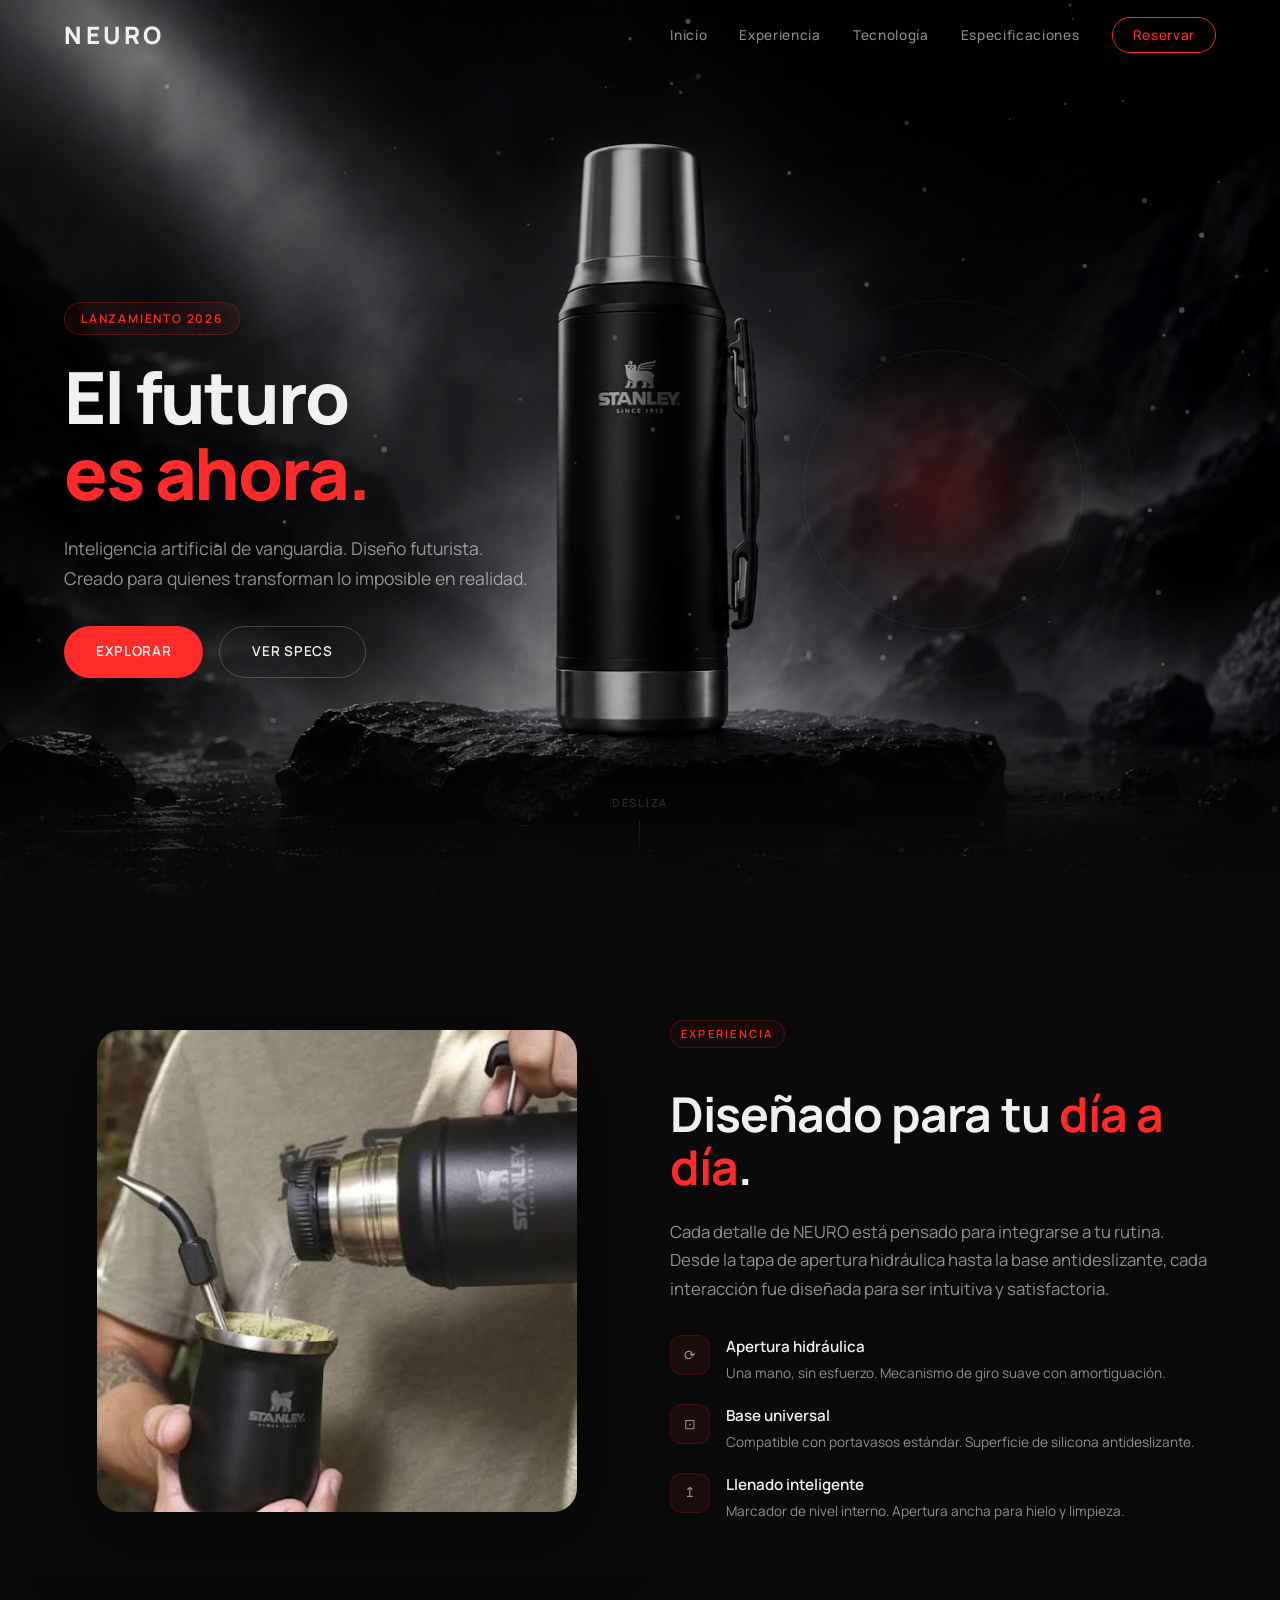
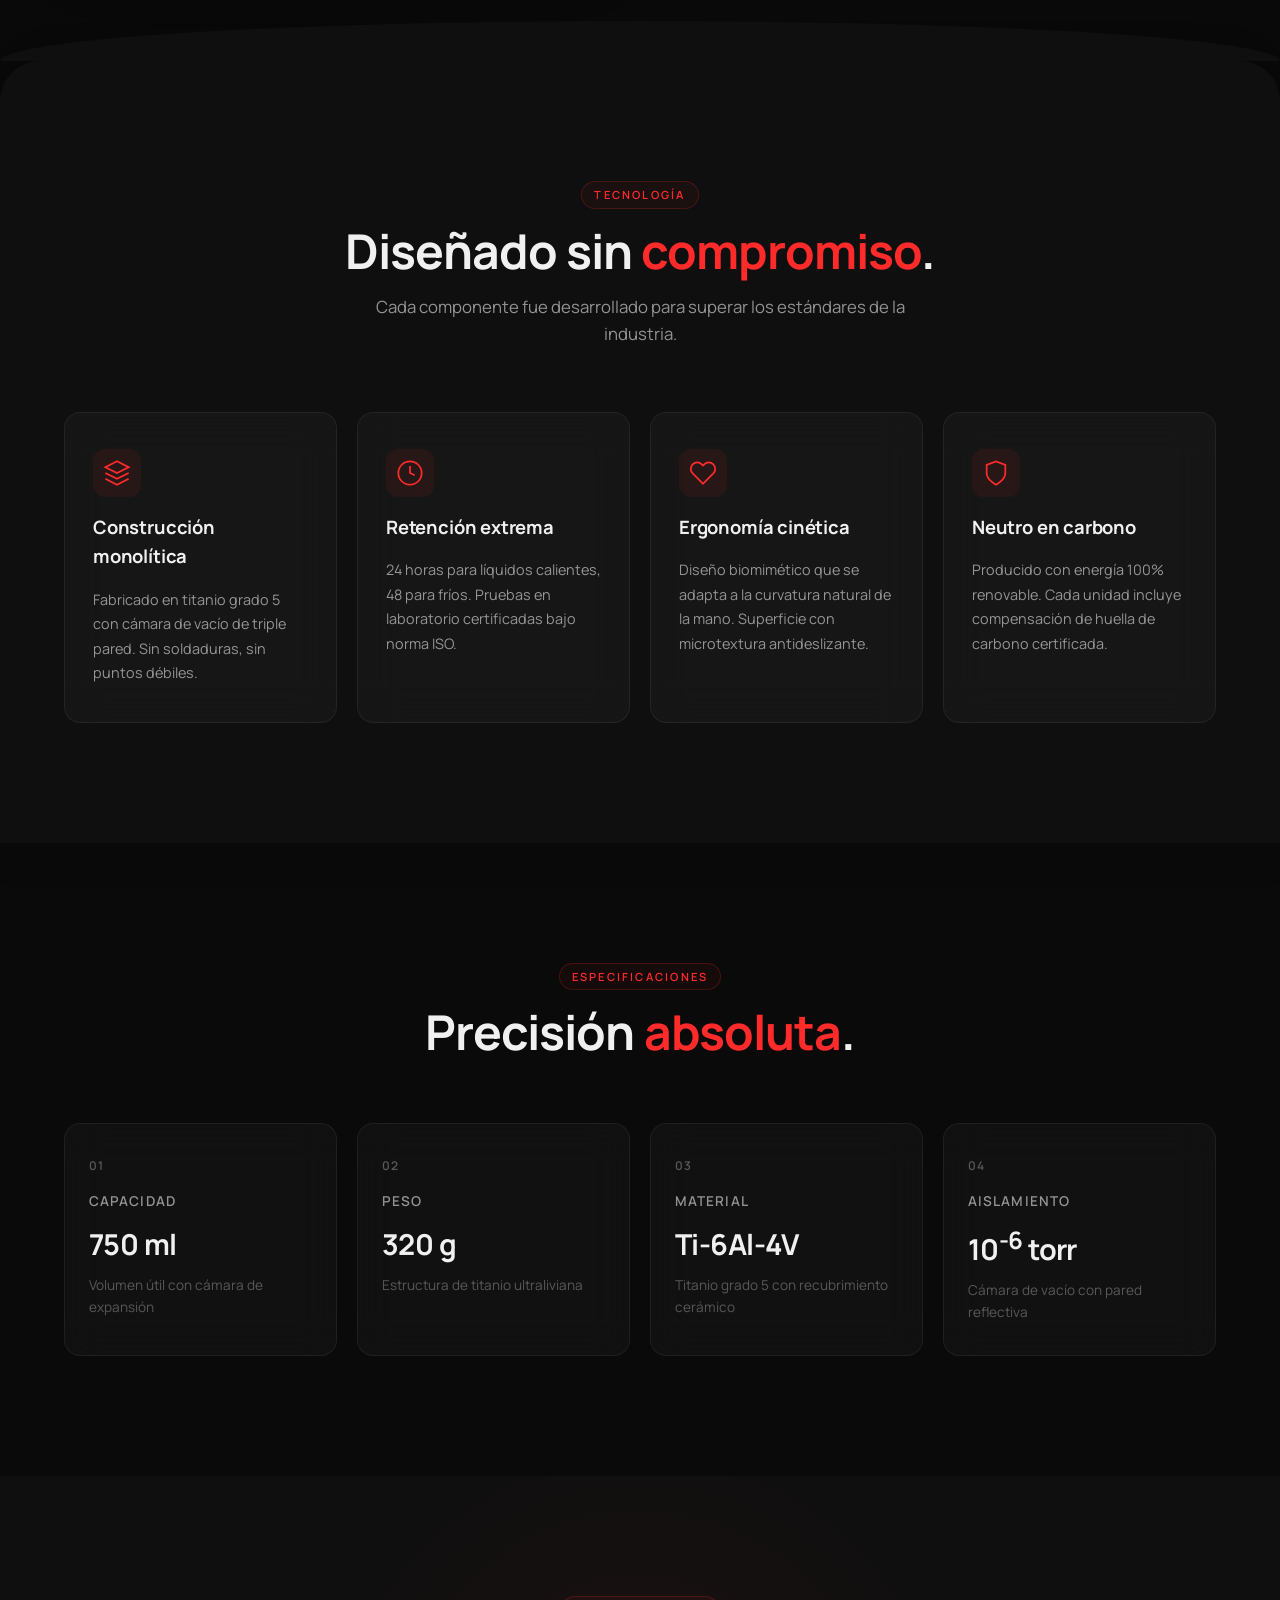
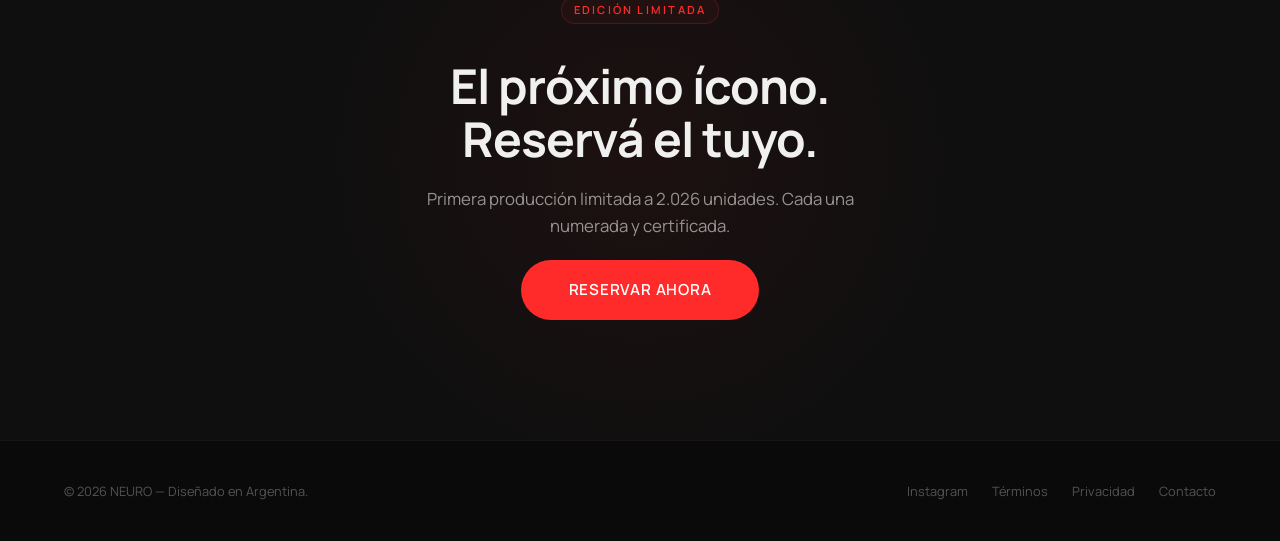
<file: index.html>
<!DOCTYPE html>
<html lang="es">
<head>
    <meta charset="utf-8" />
    <meta name="viewport" content="width=device-width, initial-scale=1, shrink-to-fit=no" />
    <title>NEURO · Futuro en cada trago</title>
    <link rel="icon" type="image/x-icon" href="assets/favicon.ico" />

    <!-- Google Fonts: tipografía moderna similar a Porsche/Tesla -->
    <link rel="preconnect" href="https://fonts.googleapis.com" />
    <link rel="preconnect" href="https://fonts.gstatic.com" crossorigin />
    <link href="https://fonts.googleapis.com/css2?family=Manrope:wght@200;300;400;500;600;700;800&display=swap" rel="stylesheet" />

    <!-- Estilos CSS -->
    <link href="css/styles.css?v=5" rel="stylesheet" />
</head>
<body>

    <!-- ============================================================
    NAVBAR — Glassmorphism con blur y borde sutil
    ============================================================ -->
    <nav class="navbar" id="navbar">
        <div class="nav-container">
            <a class="nav-logo" href="#">NEURO</a>
            <ul class="nav-links">
                <li><a href="#hero">Inicio</a></li>
                <li><a href="#uso">Experiencia</a></li>
                <li><a href="#features">Tecnología</a></li>
                <li><a href="#specs">Especificaciones</a></li>
                <li><a href="#cta" class="nav-cta">Reservar</a></li>
            </ul>
            <!-- Hamburger para mobile -->
            <button class="hamburger" id="hamburger" aria-label="Menú">
                <span></span><span></span><span></span>
            </button>
        </div>
    </nav>

    <!-- ============================================================
    HERO — Imagen de fondo fullscreen + contenido superpuesto
    ============================================================ -->
    <section class="hero" id="hero">
        <!-- Imagen de fondo -->
        <div class="hero-bg">
            <img src="assets/img/gpt.png" alt="NEURO GPT Visual" />
        </div>

        <!-- Overlay oscuro para legibilidad -->
        <div class="hero-overlay"></div>

        <!-- Partículas de fondo (canvas) -->
        <canvas id="particles-canvas"></canvas>

        <div class="hero-inner">
            <!-- Lado izquierdo: texto -->
            <div class="hero-text">
                <span class="hero-badge" data-reveal>Lanzamiento 2026</span>
                <h1 data-reveal>
                    El futuro<br/>
                    <span class="text-accent">es ahora.</span>
                </h1>
                <p data-reveal>
                    Inteligencia artificial de vanguardia. Diseño futurista.
                    Creado para quienes transforman lo imposible en realidad.
                </p>
                <div class="hero-actions" data-reveal>
                    <a href="#features" class="btn-primary">Explorar</a>
                    <a href="#specs" class="btn-outline">Ver specs</a>
                </div>
            </div>

            <!-- Lado derecho: escena decorativa 3D sutil -->
            <div class="hero-scene" id="hero-scene">
                <div class="scene-3d" id="scene-3d">
                    <div class="scene-glow"></div>
                    <div class="scene-ring ring-1"></div>
                    <div class="scene-ring ring-2"></div>
                    <div class="scene-reflection"></div>
                </div>
            </div>
        </div>

        <!-- Scroll indicator -->
        <div class="scroll-indicator">
            <span>Desliza</span>
            <div class="scroll-line"></div>
        </div>
    </section>

    <!-- ============================================================
    USO — Cómo usar NEURO
    ============================================================ -->
    <section class="uso" id="uso">
        <div class="container">
            <div class="uso-grid">
                <div class="uso-image" data-reveal>
                    <img src="assets/img/uso termo.jpeg" alt="NEURO — Modo de uso" />
                    <div class="uso-image-glow"></div>
                </div>
                <div class="uso-content" data-reveal>
                    <span class="section-tag">Experiencia</span>
                    <h2>Diseñado para tu <span class="text-accent">día a día</span>.</h2>
                    <p class="uso-desc">
                        Cada detalle de NEURO está pensado para integrarse a tu rutina. 
                        Desde la tapa de apertura hidráulica hasta la base antideslizante, 
                        cada interacción fue diseñada para ser intuitiva y satisfactoria.
                    </p>
                    <ul class="uso-list">
                        <li>
                            <span class="uso-list-icon">⟳</span>
                            <div>
                                <strong>Apertura hidráulica</strong>
                                <span>Una mano, sin esfuerzo. Mecanismo de giro suave con amortiguación.</span>
                            </div>
                        </li>
                        <li>
                            <span class="uso-list-icon">⊡</span>
                            <div>
                                <strong>Base universal</strong>
                                <span>Compatible con portavasos estándar. Superficie de silicona antideslizante.</span>
                            </div>
                        </li>
                        <li>
                            <span class="uso-list-icon">↥</span>
                            <div>
                                <strong>Llenado inteligente</strong>
                                <span>Marcador de nivel interno. Apertura ancha para hielo y limpieza.</span>
                            </div>
                        </li>
                    </ul>
                </div>
            </div>
        </div>
    </section>

    <!-- ============================================================
    FEATURES — Tarjetas con glassmorphism y reveal al hacer scroll
    ============================================================ -->
    <section class="features" id="features">
        <div class="container">
            <div class="section-header" data-reveal>
                <span class="section-tag">Tecnología</span>
                <h2>Diseñado sin <span class="text-accent">compromiso</span>.</h2>
                <p>Cada componente fue desarrollado para superar los estándares de la industria.</p>
            </div>

            <div class="features-grid">
                <div class="feature-card glass" data-reveal data-delay="0">
                    <div class="feature-icon">
                        <svg width="28" height="28" viewBox="0 0 24 24" fill="none" stroke="currentColor" stroke-width="1.5"><path d="M12 2L2 7l10 5 10-5-10-5z"/><path d="M2 17l10 5 10-5"/><path d="M2 12l10 5 10-5"/></svg>
                    </div>
                    <h3>Construcción monolítica</h3>
                    <p>Fabricado en titanio grado 5 con cámara de vacío de triple pared. Sin soldaduras, sin puntos débiles.</p>
                </div>

                <div class="feature-card glass" data-reveal data-delay="100">
                    <div class="feature-icon">
                        <svg width="28" height="28" viewBox="0 0 24 24" fill="none" stroke="currentColor" stroke-width="1.5"><circle cx="12" cy="12" r="10"/><path d="M12 6v6l4 2"/></svg>
                    </div>
                    <h3>Retención extrema</h3>
                    <p>24 horas para líquidos calientes, 48 para fríos. Pruebas en laboratorio certificadas bajo norma ISO.</p>
                </div>

                <div class="feature-card glass" data-reveal data-delay="200">
                    <div class="feature-icon">
                        <svg width="28" height="28" viewBox="0 0 24 24" fill="none" stroke="currentColor" stroke-width="1.5"><path d="M20.84 4.61a5.5 5.5 0 0 0-7.78 0L12 5.67l-1.06-1.06a5.5 5.5 0 0 0-7.78 7.78l1.06 1.06L12 21.23l7.78-7.78 1.06-1.06a5.5 5.5 0 0 0 0-7.78z"/></svg>
                    </div>
                    <h3>Ergonomía cinética</h3>
                    <p>Diseño biomimético que se adapta a la curvatura natural de la mano. Superficie con microtextura antideslizante.</p>
                </div>

                <div class="feature-card glass" data-reveal data-delay="300">
                    <div class="feature-icon">
                        <svg width="28" height="28" viewBox="0 0 24 24" fill="none" stroke="currentColor" stroke-width="1.5"><path d="M12 22s8-4 8-10V5l-8-3-8 3v7c0 6 8 10 8 10z"/></svg>
                    </div>
                    <h3>Neutro en carbono</h3>
                    <p>Producido con energía 100% renovable. Cada unidad incluye compensación de huella de carbono certificada.</p>
                </div>
            </div>
        </div>
    </section>

    <!-- ============================================================
    SPECS — Sección de especificaciones con diseño de datos
    ============================================================ -->
    <section class="specs" id="specs">
        <div class="container">
            <div class="section-header" data-reveal>
                <span class="section-tag">Especificaciones</span>
                <h2>Precisión <span class="text-accent">absoluta</span>.</h2>
            </div>

            <div class="specs-grid">
                <div class="spec-card glass" data-reveal>
                    <span class="spec-number">01</span>
                    <h4>Capacidad</h4>
                    <p class="spec-value-lg">750 ml</p>
                    <p class="spec-desc">Volumen útil con cámara de expansión</p>
                </div>
                <div class="spec-card glass" data-reveal>
                    <span class="spec-number">02</span>
                    <h4>Peso</h4>
                    <p class="spec-value-lg">320 g</p>
                    <p class="spec-desc">Estructura de titanio ultraliviana</p>
                </div>
                <div class="spec-card glass" data-reveal>
                    <span class="spec-number">03</span>
                    <h4>Material</h4>
                    <p class="spec-value-lg">Ti-6Al-4V</p>
                    <p class="spec-desc">Titanio grado 5 con recubrimiento cerámico</p>
                </div>
                <div class="spec-card glass" data-reveal>
                    <span class="spec-number">04</span>
                    <h4>Aislamiento</h4>
                    <p class="spec-value-lg">10<sup>-6</sup> torr</p>
                    <p class="spec-desc">Cámara de vacío con pared reflectiva</p>
                </div>
            </div>
        </div>
    </section>

    <!-- ============================================================
    CTA — Llamado a la acción final con efecto parallax
    ============================================================ -->
    <section class="cta" id="cta">
        <div class="cta-bg-overlay"></div>
        <div class="container cta-content" data-reveal>
            <span class="section-tag">Edición limitada</span>
            <h2>El próximo ícono.<br/>Reservá el tuyo.</h2>
            <p>Primera producción limitada a 2.026 unidades. Cada una numerada y certificada.</p>
            <a href="#" class="btn-primary btn-large">Reservar ahora</a>
        </div>
    </section>

    <!-- ============================================================
    FOOTER
    ============================================================ -->
    <footer class="footer">
        <div class="container footer-content">
            <p class="footer-copy">© 2026 NEURO — Diseñado en Argentina.</p>
            <div class="footer-links">
                <a href="#">Instagram</a>
                <a href="#">Términos</a>
                <a href="#">Privacidad</a>
                <a href="#">Contacto</a>
            </div>
        </div>
    </footer>

    <!-- JavaScript -->
    <script src="js/scripts.js"></script>
</body>
</html>
</file>
<file: css/styles.css>
/* ============================================================
   NEURO — Futuristic Premium Landing Page
   Tema oscuro cinematográfico con acento rojo (#ff2a2a)
   Inspirado en diseño de vehículos de lujo (Porsche, Tesla, Apple)
   ============================================================ */

/* --- Variables / Design System --- */
:root {
    --color-bg: #0a0a0a;
    --color-bg-alt: #0f0f0f;
    --color-surface: rgba(255, 255, 255, 0.04);
    --color-surface-hover: rgba(255, 255, 255, 0.08);
    --color-border: rgba(255, 255, 255, 0.08);
    --color-border-hover: rgba(255, 255, 255, 0.15);
    --color-text: #f0f0f0;
    --color-text-secondary: rgba(255, 255, 255, 0.55);
    --color-text-muted: rgba(255, 255, 255, 0.3);
    --color-accent: #ff2a2a;
    --color-accent-glow: rgba(255, 42, 42, 0.3);
    --color-accent-subtle: rgba(255, 42, 42, 0.1);

    --font-primary: 'Manrope', -apple-system, BlinkMacSystemFont, 'Segoe UI', sans-serif;

    --glass-bg: rgba(255, 255, 255, 0.03);
    --glass-border: rgba(255, 255, 255, 0.06);
    --glass-blur: 20px;

    --transition-smooth: cubic-bezier(0.23, 1, 0.32, 1);
    --transition-bounce: cubic-bezier(0.34, 1.56, 0.64, 1);

    --section-padding: 120px 0;
    --container-width: 1200px;
}

/* ============================================================
   RESET & BASE
   ============================================================ */
*, *::before, *::after {
    margin: 0;
    padding: 0;
    box-sizing: border-box;
}

html {
    scroll-behavior: smooth;
    -webkit-font-smoothing: antialiased;
    -moz-osx-font-smoothing: grayscale;
}

body {
    font-family: var(--font-primary);
    background: var(--color-bg);
    color: var(--color-text);
    line-height: 1.6;
    overflow-x: hidden;
}

img {
    max-width: 100%;
    height: auto;
    display: block;
}

a {
    color: inherit;
    text-decoration: none;
}

ul {
    list-style: none;
}

.container {
    width: 100%;
    max-width: var(--container-width);
    margin: 0 auto;
    padding: 0 24px;
}

::selection {
    background: var(--color-accent);
    color: #fff;
}

::-webkit-scrollbar { width: 6px; }
::-webkit-scrollbar-track { background: var(--color-bg); }
::-webkit-scrollbar-thumb { background: rgba(255,255,255,0.15); border-radius: 3px; }
::-webkit-scrollbar-thumb:hover { background: rgba(255,255,255,0.25); }

/* --- Utilities --- */
.text-accent { color: var(--color-accent); }

.glass {
    background: var(--glass-bg);
    backdrop-filter: blur(var(--glass-blur));
    -webkit-backdrop-filter: blur(var(--glass-blur));
    border: 1px solid var(--glass-border);
    border-radius: 16px;
}

/* ============================================================
   NAVBAR
   ============================================================ */
.navbar {
    position: fixed;
    top: 0; left: 0; right: 0;
    z-index: 1000;
    padding: 16px 0;
    transition: all 0.4s var(--transition-smooth);
}
.navbar.scrolled {
    background: rgba(10,10,10,0.8);
    backdrop-filter: blur(24px);
    -webkit-backdrop-filter: blur(24px);
    border-bottom: 1px solid rgba(255,255,255,0.05);
    padding: 10px 0;
}
.nav-container {
    max-width: var(--container-width);
    margin: 0 auto;
    padding: 0 24px;
    display: flex;
    align-items: center;
    justify-content: space-between;
}
.nav-logo {
    font-size: 1.5rem;
    font-weight: 800;
    letter-spacing: 0.15em;
    text-transform: uppercase;
    color: var(--color-text);
    transition: color 0.3s ease;
}
.nav-logo:hover { color: var(--color-accent); }
.nav-links {
    display: flex;
    align-items: center;
    gap: 32px;
}
.nav-links a {
    font-size: 0.85rem;
    font-weight: 500;
    letter-spacing: 0.05em;
    color: var(--color-text-secondary);
    transition: color 0.3s ease;
    position: relative;
}
.nav-links a::after {
    content: '';
    position: absolute;
    bottom: -4px; left: 0;
    width: 0; height: 1px;
    background: var(--color-accent);
    transition: width 0.3s var(--transition-smooth);
}
.nav-links a:hover { color: var(--color-text); }
.nav-links a:hover::after { width: 100%; }
.nav-cta {
    padding: 8px 20px !important;
    border: 1px solid var(--color-accent);
    border-radius: 100px;
    color: var(--color-accent) !important;
    transition: all 0.3s ease !important;
}
.nav-cta::after { display: none !important; }
.nav-cta:hover {
    background: var(--color-accent);
    color: #fff !important;
}
.hamburger {
    display: none;
    flex-direction: column;
    gap: 5px;
    background: none;
    border: none;
    cursor: pointer;
    padding: 4px;
    z-index: 1001;
}
.hamburger span {
    display: block;
    width: 24px; height: 2px;
    background: var(--color-text);
    border-radius: 2px;
    transition: all 0.3s var(--transition-smooth);
}
.hamburger.active span:nth-child(1) { transform: rotate(45deg) translate(5px,5px); }
.hamburger.active span:nth-child(2) { opacity: 0; }
.hamburger.active span:nth-child(3) { transform: rotate(-45deg) translate(5px,-5px); }

/* ============================================================
   HERO — Imagen de fondo fullscreen + contenido superpuesto
   ============================================================ */
.hero {
    position: relative;
    min-height: 100vh;
    display: flex;
    align-items: center;
    overflow: hidden;
    background: var(--color-bg);
    padding-top: 80px;
}
/* Imagen de fondo que cubre todo el hero */
.hero-bg {
    position: absolute;
    top: 0; left: 0;
    width: 100%; height: 100%;
    z-index: 0;
    background: radial-gradient(ellipse at center, #1a0a0a 0%, #050505 70%);
    display: flex;
    align-items: center;
    justify-content: center;
}
.hero-bg img {
    width: 100%;
    height: 100%;
    object-fit: cover;
    object-position: center center;
    will-change: transform;
    opacity: 0.9;
}
/* Fade inferior del hero para transición suave a la siguiente sección */
.hero::after {
    content: '';
    position: absolute;
    bottom: 0; left: 0;
    width: 100%; height: 180px;
    background: linear-gradient(to bottom, transparent 0%, var(--color-bg) 100%);
    z-index: 3;
    pointer-events: none;
}

/* Overlay oscuro para legibilidad del texto */
.hero-overlay {
    position: absolute;
    top: 0; left: 0;
    width: 100%; height: 100%;
    background: linear-gradient(
        to right,
        rgba(0, 0, 0, 0.4) 0%,
        rgba(0, 0, 0, 0.2) 40%,
        rgba(0, 0, 0, 0.05) 100%
    );
    z-index: 1;
    pointer-events: none;
}

@media (max-width: 768px) {
    .hero-overlay {
        background: linear-gradient(
            to bottom,
            rgba(0, 0, 0, 0.2) 0%,
            rgba(0, 0, 0, 0.3) 50%,
            rgba(0, 0, 0, 0.4) 100%
        );
    }
}

#particles-canvas {
    position: absolute;
    top: 0; left: 0;
    width: 100%; height: 100%;
    pointer-events: none; z-index: 2;
    opacity: 0.5;
}
.hero-inner {
    position: relative; z-index: 3;
    max-width: var(--container-width);
    margin: 0 auto; padding: 0 24px;
    display: grid;
    grid-template-columns: 1fr 1fr;
    gap: 60px;
    align-items: center;
    width: 100%;
    transform-style: preserve-3d;
    will-change: transform;
}
.hero-text {
    display: flex;
    flex-direction: column;
    gap: 24px;
}
.hero-badge {
    display: inline-flex;
    align-items: center;
    gap: 8px;
    font-size: 0.75rem;
    font-weight: 600;
    letter-spacing: 0.15em;
    text-transform: uppercase;
    color: var(--color-accent);
    padding: 6px 16px;
    border: 1px solid rgba(255,42,42,0.25);
    border-radius: 100px;
    background: rgba(255,42,42,0.06);
    width: fit-content;
}
.hero-text h1 {
    font-size: clamp(2.8rem, 6vw, 4.5rem);
    font-weight: 800;
    line-height: 1.05;
    letter-spacing: -0.03em;
}
.hero-text p {
    font-size: 1.1rem;
    color: var(--color-text-secondary);
    max-width: 480px;
    line-height: 1.7;
    font-weight: 400;
}
.hero-actions {
    display: flex;
    gap: 16px;
    margin-top: 8px;
}

/* --- Buttons --- */
.btn-primary {
    display: inline-flex;
    align-items: center;
    justify-content: center;
    padding: 14px 32px;
    font-family: var(--font-primary);
    font-size: 0.85rem;
    font-weight: 600;
    letter-spacing: 0.05em;
    text-transform: uppercase;
    color: #fff;
    background: var(--color-accent);
    border: none;
    border-radius: 100px;
    cursor: pointer;
    transition: all 0.3s var(--transition-smooth);
    position: relative;
    overflow: hidden;
}
.btn-primary::before {
    content: '';
    position: absolute;
    top: 0; left: -100%;
    width: 100%; height: 100%;
    background: linear-gradient(90deg, transparent, rgba(255,255,255,0.15), transparent);
    transition: left 0.5s ease;
}
.btn-primary:hover::before { left: 100%; }
.btn-primary:hover {
    transform: translateY(-2px);
    box-shadow: 0 8px 30px rgba(255,42,42,0.35);
}
.btn-outline {
    display: inline-flex;
    align-items: center;
    justify-content: center;
    padding: 14px 32px;
    font-family: var(--font-primary);
    font-size: 0.85rem;
    font-weight: 600;
    letter-spacing: 0.05em;
    text-transform: uppercase;
    color: var(--color-text);
    background: transparent;
    border: 1px solid rgba(255,255,255,0.2);
    border-radius: 100px;
    cursor: pointer;
    transition: all 0.3s var(--transition-smooth);
}
.btn-outline:hover {
    border-color: var(--color-text);
    transform: translateY(-2px);
}
.btn-large {
    padding: 18px 48px;
    font-size: 0.95rem;
}

/* --- Hero 3D Scene --- */
.hero-scene {
    position: relative;
    display: flex;
    align-items: center;
    justify-content: center;
    perspective: 1200px;
    min-height: 500px;
}
.scene-3d {
    position: relative;
    width: 100%; height: 100%;
    display: flex;
    align-items: center;
    justify-content: center;
    transform-style: preserve-3d;
    transition: transform 0.1s ease-out;
    will-change: transform;
}
.scene-glow {
    position: absolute;
    width: 300px; height: 300px;
    border-radius: 50%;
    background: radial-gradient(circle, rgba(255,42,42,0.2) 0%, rgba(255,42,42,0.05) 40%, transparent 70%);
    animation: glow-pulse 3s ease-in-out infinite;
    transform: translateZ(-20px);
}
@keyframes glow-pulse {
    0%, 100% { transform: translateZ(-20px) scale(1); opacity: 0.8; }
    50% { transform: translateZ(-20px) scale(1.15); opacity: 1; }
}
.scene-ring {
    position: absolute;
    border: 1px solid rgba(255,42,42,0.1);
    border-radius: 50%;
    animation: ring-rotate 20s linear infinite;
    transform-style: preserve-3d;
}
.ring-1 { width: 380px; height: 380px; animation-duration: 25s; }
.ring-2 { width: 280px; height: 280px; animation-duration: 18s; animation-direction: reverse; border-color: rgba(255,255,255,0.06); }
@keyframes ring-rotate {
    from { transform: rotateX(75deg) rotateZ(0deg); }
    to { transform: rotateX(75deg) rotateZ(360deg); }
}
.scene-product {
    position: relative; z-index: 2;
    width: 280px; height: auto;
    transform: translateZ(40px);
    animation: float-product 4s ease-in-out infinite;
    filter: drop-shadow(0 20px 60px rgba(255,42,42,0.2));
    transition: transform 0.3s var(--transition-bounce);
}
.scene-product img {
    width: 100%; height: auto;
    border-radius: 12px;
}
@keyframes float-product {
    0%, 100% { transform: translateZ(40px) translateY(0px); }
    50% { transform: translateZ(40px) translateY(-12px); }
}
.scene-product:hover {
    transform: translateZ(60px) scale(1.03);
}
.scene-reflection {
    position: absolute;
    bottom: -20px;
    width: 200px; height: 40px;
    background: radial-gradient(ellipse at center, rgba(255,42,42,0.15) 0%, transparent 70%);
    transform: translateZ(-10px) rotateX(90deg);
    animation: reflection-pulse 4s ease-in-out infinite;
}
@keyframes reflection-pulse {
    0%, 100% { opacity: 0.6; transform: translateZ(-10px) rotateX(90deg) scale(1); }
    50% { opacity: 1; transform: translateZ(-10px) rotateX(90deg) scale(1.1); }
}
.scene-specs {
    position: absolute;
    top: 0; left: 0;
    width: 100%; height: 100%;
    pointer-events: none; z-index: 3;
}
.spec-chip {
    position: absolute;
    display: flex;
    flex-direction: column;
    align-items: center;
    padding: 8px 14px;
    background: rgba(10,10,10,0.7);
    backdrop-filter: blur(12px);
    -webkit-backdrop-filter: blur(12px);
    border: 1px solid rgba(255,255,255,0.08);
    border-radius: 12px;
    animation: chip-float 5s ease-in-out infinite;
    pointer-events: auto;
    transition: all 0.3s ease;
}
.spec-chip:hover {
    border-color: var(--color-accent);
    background: rgba(255,42,42,0.1);
}
.spec-chip:nth-child(1) { top: 10%; right: 5%; animation-delay: 0s; }
.spec-chip:nth-child(2) { bottom: 20%; left: 0%; animation-delay: 1.5s; }
.spec-chip:nth-child(3) { top: 40%; right: -5%; animation-delay: 3s; }
@keyframes chip-float {
    0%, 100% { transform: translateY(0px); }
    50% { transform: translateY(-8px); }
}
.chip-value {
    font-size: 1rem;
    font-weight: 700;
    color: var(--color-text);
    letter-spacing: 0.02em;
}
.chip-label {
    font-size: 0.65rem;
    font-weight: 500;
    color: var(--color-text-muted);
    text-transform: uppercase;
    letter-spacing: 0.1em;
}
.scroll-indicator {
    position: absolute;
    bottom: 40px;
    left: 50%;
    transform: translateX(-50%);
    display: flex;
    flex-direction: column;
    align-items: center;
    gap: 8px;
    z-index: 2;
    color: var(--color-text-muted);
    font-size: 0.7rem;
    font-weight: 500;
    letter-spacing: 0.15em;
    text-transform: uppercase;
}
.scroll-line {
    width: 1px; height: 40px;
    background: linear-gradient(to bottom, var(--color-text-muted), transparent);
    animation: scroll-line 2s ease-in-out infinite;
}
@keyframes scroll-line {
    0% { transform: scaleY(0); transform-origin: top; opacity: 0; }
    50% { opacity: 1; }
    100% { transform: scaleY(1); transform-origin: top; opacity: 0; }
}

/* ============================================================
   USO — Sección de uso del producto
   ============================================================ */
.uso {
    padding: var(--section-padding);
    background: var(--color-bg);
    position: relative;
    overflow: hidden;
}
/* Fade superior para transición suave desde el hero */
.uso::before {
    content: '';
    position: absolute;
    top: -80px;
    left: 0;
    width: 100%;
    height: 80px;
    background: linear-gradient(to bottom, transparent, var(--color-bg));
    z-index: 2;
    pointer-events: none;
}
.uso-grid {
    display: grid;
    grid-template-columns: 1fr 1fr;
    gap: 60px;
    align-items: center;
}
.uso-grid > .uso-content {
    text-align: left;
    align-items: flex-start;
    order: 2;
}
.uso-grid > .uso-content .section-tag {
    align-self: flex-start;
}
.uso-grid > .uso-image {
    order: 1;
}
.uso-image {
    position: relative;
    display: flex;
    align-items: center;
    justify-content: center;
}
.uso-image img {
    width: 100%;
    max-width: 480px;
    height: auto;
    border-radius: 24px;
    object-fit: cover;
    position: relative;
    z-index: 1;
    box-shadow: 0 20px 80px rgba(0,0,0,0.5);
}
.uso-image-glow {
    position: absolute;
    width: 80%;
    height: 80%;
    border-radius: 50%;
    background: radial-gradient(circle, rgba(255,42,42,0.12) 0%, transparent 70%);
    top: 50%;
    left: 50%;
    transform: translate(-50%, -50%);
    filter: blur(40px);
}
.uso-content {
    display: flex;
    flex-direction: column;
    gap: 24px;
}
.uso-content .section-tag {
    padding: 4px 10px;
    align-self: flex-start;
}
.uso-content h2 {
    font-size: clamp(2rem, 4vw, 3rem);
    font-weight: 700;
    letter-spacing: -0.02em;
    line-height: 1.1;
}
.uso-desc {
    font-size: 1.05rem;
    color: var(--color-text-secondary);
    line-height: 1.7;
    font-weight: 400;
}
.uso-list {
    display: flex;
    flex-direction: column;
    gap: 20px;
    list-style: none;
    margin-top: 8px;
}
.uso-list li {
    display: flex;
    gap: 16px;
    align-items: flex-start;
}
.uso-grid > .uso-content .uso-list li {
    flex-direction: row;
    text-align: left;
}
.uso-grid > .uso-content .uso-list li div {
    text-align: left;
}
.uso-list-icon {
    width: 40px;
    height: 40px;
    min-width: 40px;
    display: flex;
    align-items: center;
    justify-content: center;
    border-radius: 12px;
    background: rgba(255,42,42,0.08);
    border: 1px solid rgba(255,42,42,0.15);
    color: var(--color-accent);
    font-size: 1.1rem;
}
.uso-list li div {
    display: flex;
    flex-direction: column;
    gap: 4px;
}
.uso-list li strong {
    font-size: 0.95rem;
    font-weight: 600;
    color: var(--color-text);
}
.uso-list li span {
    font-size: 0.85rem;
    color: var(--color-text-secondary);
    line-height: 1.5;
}

/* ============================================================
   FEATURES
   ============================================================ */
.features {
    padding: var(--section-padding);
    background: var(--color-bg-alt);
    position: relative;
    border-radius: 40px 40px 0 0;
    margin-top: 20px;
    z-index: 5;
    box-shadow: 0 -20px 60px rgba(0,0,0,0.4);
}
/* Curva decorativa sobre la sección features para transición suave */
.features::before {
    content: '';
    position: absolute;
    top: -40px;
    left: 0;
    width: 100%;
    height: 40px;
    background: var(--color-bg-alt);
    border-radius: 50% 50% 0 0 / 100% 100% 0 0;
    z-index: -1;
}
.section-header {
    text-align: center;
    margin-bottom: 64px;
    max-width: 600px;
    margin-left: auto;
    margin-right: auto;
}
.section-tag {
    display: inline-block;
    font-size: 0.7rem;
    font-weight: 600;
    letter-spacing: 0.2em;
    text-transform: uppercase;
    color: var(--color-accent);
    padding: 4px 12px;
    border: 1px solid rgba(255,42,42,0.2);
    border-radius: 100px;
    background: rgba(255,42,42,0.05);
    margin-bottom: 16px;
}
.section-header h2 {
    font-size: clamp(2rem, 4vw, 3rem);
    font-weight: 700;
    letter-spacing: -0.02em;
    line-height: 1.1;
    margin-bottom: 16px;
}
.section-header p {
    color: var(--color-text-secondary);
    font-size: 1.05rem;
    font-weight: 400;
}
.features-grid {
    display: grid;
    grid-template-columns: repeat(4, 1fr);
    gap: 20px;
}
.feature-card {
    padding: 36px 28px;
    display: flex;
    flex-direction: column;
    gap: 16px;
    transition: all 0.4s var(--transition-smooth);
    position: relative;
    overflow: hidden;
}
.feature-card::before {
    content: '';
    position: absolute;
    top: 0; left: 0; right: 0; bottom: 0;
    background: radial-gradient(600px circle at var(--mouse-x, 50%) var(--mouse-y, 50%), rgba(255,42,42,0.04), transparent 40%);
    opacity: 0;
    transition: opacity 0.4s ease;
    pointer-events: none;
}
.feature-card:hover::before { opacity: 1; }
.feature-card:hover {
    border-color: rgba(255,42,42,0.2);
    transform: translateY(-4px);
}
.feature-icon {
    width: 48px; height: 48px;
    display: flex;
    align-items: center;
    justify-content: center;
    border-radius: 12px;
    background: rgba(255,42,42,0.08);
    color: var(--color-accent);
    flex-shrink: 0;
}
.feature-card h3 {
    font-size: 1.15rem;
    font-weight: 700;
    letter-spacing: -0.01em;
}
.feature-card p {
    font-size: 0.9rem;
    color: var(--color-text-secondary);
    line-height: 1.7;
    font-weight: 400;
}

/* ============================================================
   SPECS
   ============================================================ */
.specs {
    padding: var(--section-padding);
    background: var(--color-bg);
}
.specs-grid {
    display: grid;
    grid-template-columns: repeat(4, 1fr);
    gap: 20px;
}
.spec-card {
    padding: 32px 24px;
    display: flex;
    flex-direction: column;
    gap: 8px;
    transition: all 0.4s var(--transition-smooth);
}
.spec-card:hover {
    border-color: rgba(255,42,42,0.2);
    transform: translateY(-4px);
}
.spec-number {
    font-size: 0.75rem;
    font-weight: 600;
    color: var(--color-text-muted);
    letter-spacing: 0.1em;
    margin-bottom: 8px;
}
.spec-card h4 {
    font-size: 0.85rem;
    font-weight: 600;
    color: var(--color-text-secondary);
    text-transform: uppercase;
    letter-spacing: 0.08em;
}
.spec-value-lg {
    font-size: 1.8rem;
    font-weight: 700;
    color: var(--color-text);
    letter-spacing: -0.02em;
}
.spec-desc {
    font-size: 0.85rem;
    color: var(--color-text-muted);
    font-weight: 400;
}

/* ============================================================
   CTA
   ============================================================ */
.cta {
    padding: var(--section-padding);
    background: var(--color-bg-alt);
    position: relative;
    overflow: hidden;
    text-align: center;
}
.cta-bg-overlay {
    position: absolute;
    top: 50%; left: 50%;
    width: 800px; height: 800px;
    transform: translate(-50%, -50%);
    background: radial-gradient(circle, rgba(255,42,42,0.06) 0%, transparent 60%);
    pointer-events: none;
}
.cta-content {
    position: relative; z-index: 1;
    display: flex;
    flex-direction: column;
    align-items: center;
    gap: 20px;
}
.cta-content h2 {
    font-size: clamp(2rem, 4vw, 3rem);
    font-weight: 700;
    letter-spacing: -0.02em;
    line-height: 1.1;
}
.cta-content p {
    color: var(--color-text-secondary);
    font-size: 1.05rem;
    max-width: 480px;
}

/* ============================================================
   FOOTER
   ============================================================ */
.footer {
    padding: 40px 0;
    border-top: 1px solid rgba(255,255,255,0.05);
}
.footer-content {
    display: flex;
    align-items: center;
    justify-content: space-between;
}
.footer-copy {
    font-size: 0.8rem;
    color: var(--color-text-muted);
    font-weight: 400;
}
.footer-links {
    display: flex;
    gap: 24px;
}
.footer-links a {
    font-size: 0.8rem;
    color: var(--color-text-muted);
    transition: color 0.3s ease;
    font-weight: 400;
}
.footer-links a:hover { color: var(--color-text); }

/* ============================================================
   REVEAL ANIMATIONS
   ============================================================ */
[data-reveal] {
    opacity: 0;
    transform: translateY(40px);
    transition: opacity 0.8s var(--transition-smooth), transform 0.8s var(--transition-smooth);
}
[data-reveal].revealed {
    opacity: 1;
    transform: translateY(0);
}

/* ============================================================
   RESPONSIVE
   ============================================================ */
@media (max-width: 1024px) {
    .hero-inner {
        grid-template-columns: 1fr;
        gap: 12px;
        text-align: left;
        padding-top: 6vh;
        grid-template-rows: auto auto;
    }
    .hero-text { align-items: flex-start; gap: 16px; }
    .hero-text h1 { font-size: clamp(2rem, 7vw, 3rem); }
    .hero-text p { max-width: 100%; font-size: 0.95rem; }
    .hero-actions { justify-content: flex-start; margin-top: 8px; }
    .hero-scene { min-height: 260px; order: -1; }
    .scene-product { width: 220px; }
    .ring-1 { width: 300px; height: 300px; }
    .ring-2 { width: 220px; height: 220px; }
    .uso-grid { grid-template-columns: 1fr; gap: 40px; text-align: center; }
    .uso-image { order: -1; }
    .uso-image img { max-width: 360px; }
    .uso-content { align-items: center; }
    .uso-list { text-align: left; max-width: 480px; }
    .features { padding: 30px 0 120px; }
    .section-header { margin-bottom: 24px; }
    .features-grid { grid-template-columns: repeat(2, 1fr); }
    .specs-grid { grid-template-columns: repeat(2, 1fr); }
    .spec-chip:nth-child(1) { top: 5%; right: 10%; }
    .spec-chip:nth-child(2) { bottom: 15%; left: 5%; }
    .spec-chip:nth-child(3) { top: 35%; right: 5%; }
}
@media (max-width: 768px) {
    .nav-links {
        position: fixed;
        top: 0; right: -100%;
        width: 280px; height: 100vh;
        flex-direction: column;
        justify-content: center;
        gap: 24px;
        background: rgba(10,10,10,0.95);
        backdrop-filter: blur(24px);
        -webkit-backdrop-filter: blur(24px);
        border-left: 1px solid rgba(255,255,255,0.05);
        transition: right 0.4s var(--transition-smooth);
        z-index: 999;
    }
    .nav-links.open { right: 0; }
    .hamburger { display: flex; }
    .hero-inner { gap: 8px; padding-top: 5vh; }
    .hero-text { gap: 10px; }
    .hero-text h1 { font-size: clamp(1.6rem, 8vw, 2.2rem); }
    .hero-text p { font-size: 0.85rem; }
    .hero-actions { margin-top: 6px; }
    .hero-scene { min-height: 180px; }
    .scene-product { width: 180px; }
    .ring-1 { width: 240px; height: 240px; }
    .ring-2 { width: 180px; height: 180px; }
    .spec-chip:nth-child(1) { top: 0%; right: 5%; }
    .spec-chip:nth-child(2) { bottom: 10%; left: 0%; }
    .spec-chip:nth-child(3) { top: 30%; right: 0%; }
    .chip-value { font-size: 0.85rem; }
    .chip-label { font-size: 0.6rem; }
    .uso-grid { grid-template-columns: 1fr; gap: 32px; text-align: left; }
    .uso-image { order: -1; }
    .uso-image img { max-width: 300px; }
    .uso-content { align-items: flex-start; }
    .uso-content .section-tag { align-self: flex-start; }
    .uso-content h2 { font-size: 1.8rem; }
    .uso-desc { font-size: 0.95rem; }
    .uso-list { text-align: left; max-width: 400px; margin: 0; }
    .features { padding: 20px 0 100px; }
    .section-header { margin-bottom: 20px; }
    .features-grid { grid-template-columns: 1fr; }
    .specs-grid { grid-template-columns: 1fr; }
    .section-header h2 { font-size: 1.8rem; }
    .footer-content { flex-direction: column; gap: 16px; text-align: center; }
    .scroll-indicator { display: none; }
}
@media (max-width: 480px) {
    .hero-inner { padding-top: 4vh; gap: 6px; }
    .hero-text { gap: 8px; }
    .hero-text h1 { font-size: clamp(1.4rem, 7vw, 1.8rem); }
    .hero-text p { font-size: 0.8rem; }
    .hero-actions { margin-top: 4px; }
    .hero-scene { min-height: 120px; }
    .scene-product { width: 150px; }
    .ring-1 { width: 200px; height: 200px; }
    .ring-2 { width: 150px; height: 150px; }
    .uso-grid { gap: 24px; }
    .uso-image img { max-width: 240px; }
    .uso-content h2 { font-size: 1.5rem; }
    .uso-desc { font-size: 0.85rem; }
    .uso-list { gap: 16px; }
    .features { padding: 15px 0 80px; }
    .section-header { margin-bottom: 16px; }
    .btn-primary, .btn-outline { padding: 10px 20px; font-size: 0.75rem; }
}
</file>
